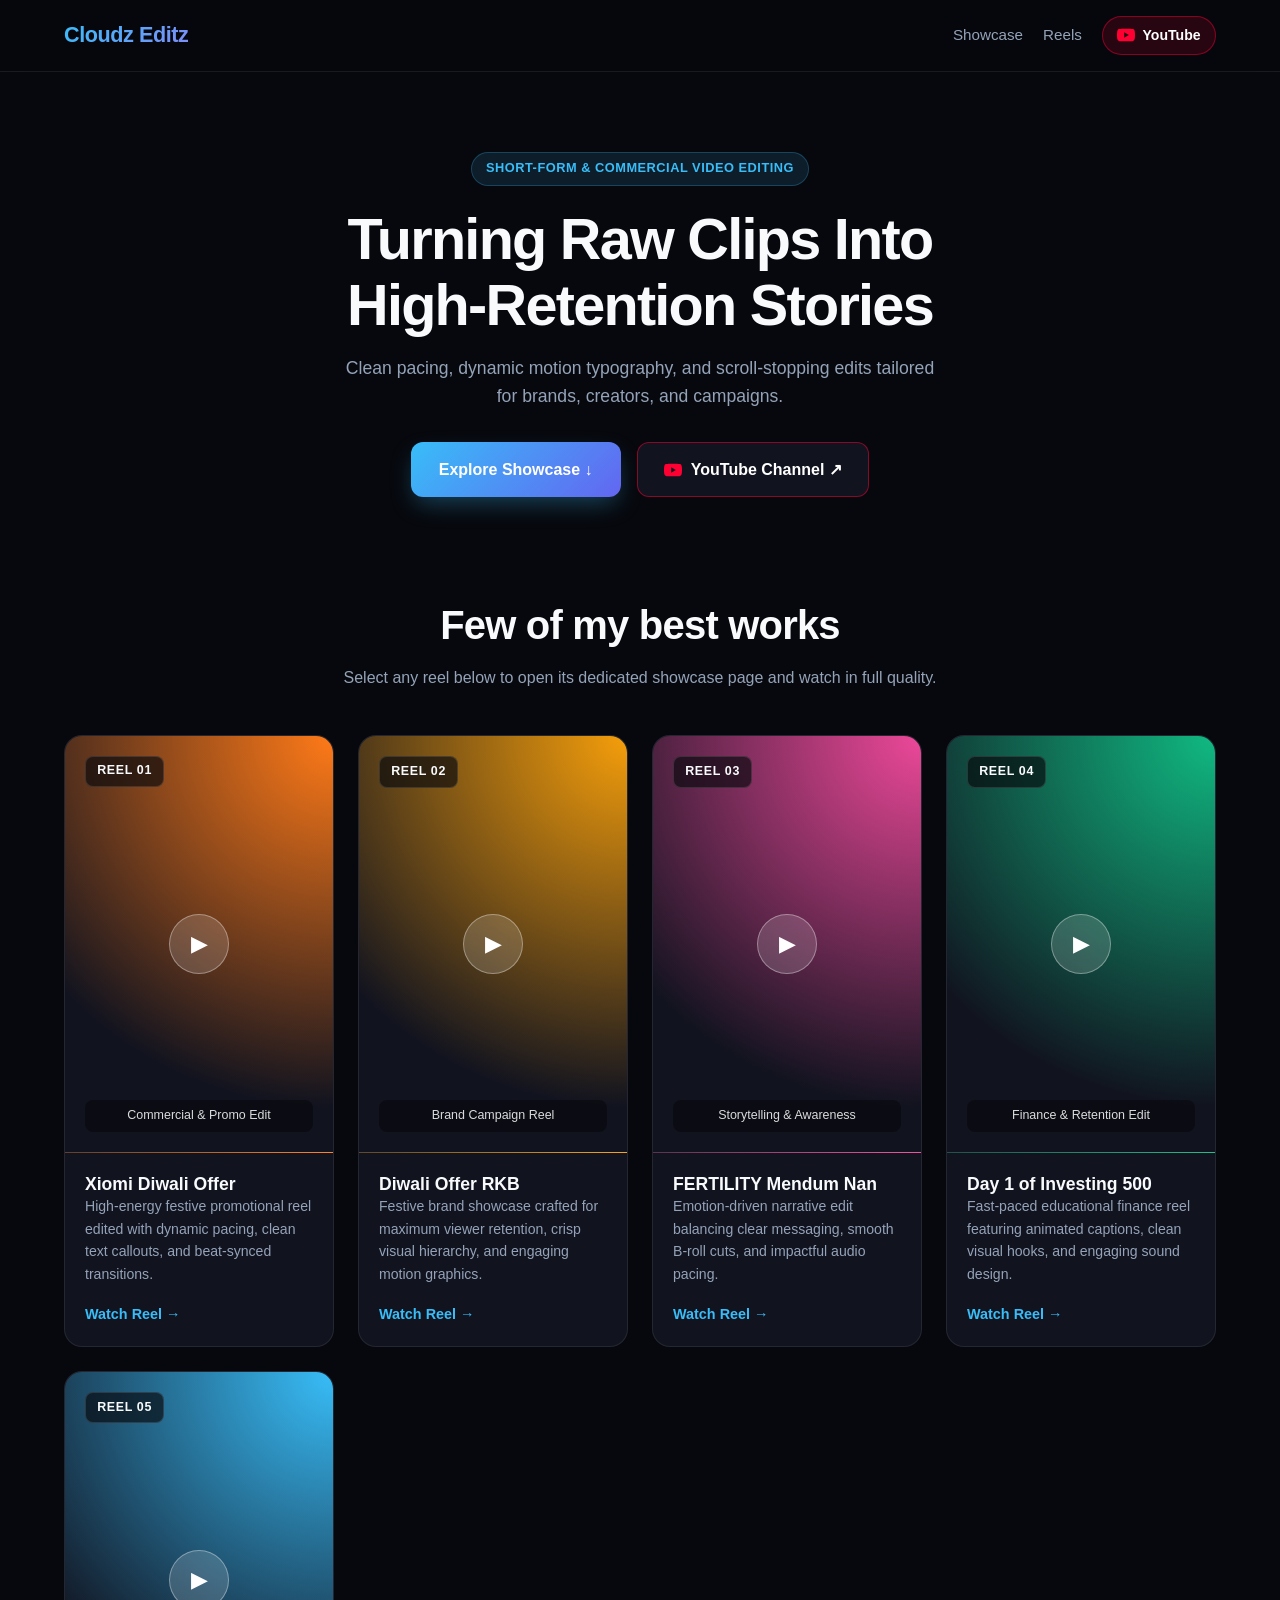
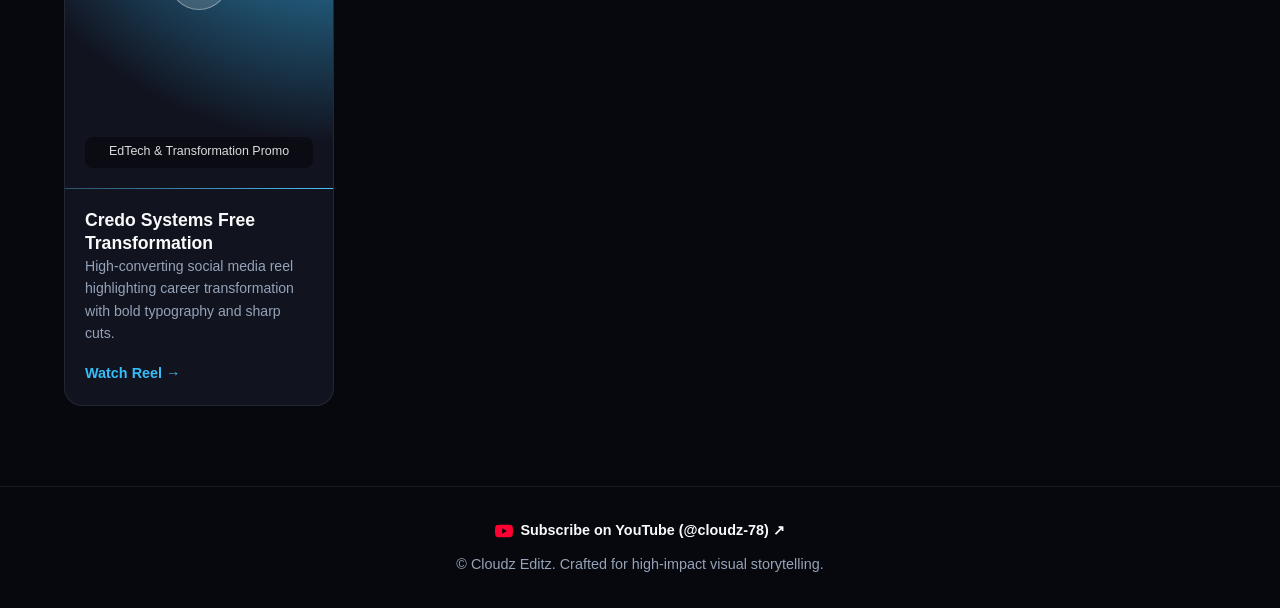
<file: index.html>
<!DOCTYPE html>
<html lang="en">
<head>
  <meta charset="UTF-8" />
  <meta name="viewport" content="width=device-width, initial-scale=1.0" />
  <title>Cloudz Editz | Video Editing Portfolio</title>
  <link rel="stylesheet" href="style.css" />
</head>
<body>
  <header class="navbar">
    <a href="index.html" class="brand">Cloudz Editz</a>
    <nav class="nav-links">
      <a href="#showcase">Showcase</a>
      <a href="reel1.html">Reels</a>
      <a href="https://youtube.com/@cloudz-78?si=4yMb71lbz2r-8xwP" target="_blank" rel="noopener noreferrer" class="nav-yt-btn">
        <svg width="18" height="18" viewBox="0 0 24 24" fill="currentColor" aria-hidden="true"><path d="M23.498 6.186a3.016 3.016 0 0 0-2.122-2.136C19.505 3.545 12 3.545 12 3.545s-7.505 0-9.377.505A3.017 3.017 0 0 0 .502 6.186C0 8.07 0 12 0 12s0 3.93.502 5.814a3.016 3.016 0 0 0 2.122 2.136c1.871.505 9.376.505 9.376.505s7.505 0 9.377-.505a3.015 3.015 0 0 0 2.122-2.136C24 15.93 24 12 24 12s0-3.93-.502-5.814zM9.545 15.568V8.432L15.818 12l-6.273 3.568z"/></svg> YouTube
      </a>
    </nav>
  </header>

  <main>
    <section class="hero">
      <span class="badge">Short-Form &amp; Commercial Video Editing</span>
      <h1>Turning Raw Clips Into High-Retention Stories</h1>
      <p>Clean pacing, dynamic motion typography, and scroll-stopping edits tailored for brands, creators, and campaigns.</p>
      <div class="hero-actions">
        <a href="#showcase" class="btn-primary">Explore Showcase &darr;</a>
        <a href="https://youtube.com/@cloudz-78?si=4yMb71lbz2r-8xwP" target="_blank" rel="noopener noreferrer" class="btn-youtube">
          <svg width="18" height="18" viewBox="0 0 24 24" fill="currentColor" aria-hidden="true"><path d="M23.498 6.186a3.016 3.016 0 0 0-2.122-2.136C19.505 3.545 12 3.545 12 3.545s-7.505 0-9.377.505A3.017 3.017 0 0 0 .502 6.186C0 8.07 0 12 0 12s0 3.93.502 5.814a3.016 3.016 0 0 0 2.122 2.136c1.871.505 9.376.505 9.376.505s7.505 0 9.377-.505a3.015 3.015 0 0 0 2.122-2.136C24 15.93 24 12 24 12s0-3.93-.502-5.814zM9.545 15.568V8.432L15.818 12l-6.273 3.568z"/></svg> YouTube Channel &nearr;
        </a>
      </div>
    </section>

    <section id="showcase" class="showcase-section">
      <div class="section-header">
        <h2>Few of my best works</h2>
        <p>Select any reel below to open its dedicated showcase page and watch in full quality.</p>
      </div>

      <div class="reels-grid">
        
      <a href="reel1.html" class="reel-card">
        <div class="reel-thumb" style="--card-accent: #ff7a18;">
          <span class="reel-number">REEL 01</span>
          <div class="play-circle">&#9654;</div>
          <span class="reel-badge-bottom">Commercial & Promo Edit</span>
        </div>
        <div class="reel-info">
          <div>
            <h3>Xiomi Diwali Offer</h3>
            <p>High-energy festive promotional reel edited with dynamic pacing, clean text callouts, and beat-synced transitions.</p>
          </div>
          <span class="watch-link">Watch Reel &rarr;</span>
        </div>
      </a>

      <a href="reel2.html" class="reel-card">
        <div class="reel-thumb" style="--card-accent: #f59e0b;">
          <span class="reel-number">REEL 02</span>
          <div class="play-circle">&#9654;</div>
          <span class="reel-badge-bottom">Brand Campaign Reel</span>
        </div>
        <div class="reel-info">
          <div>
            <h3>Diwali Offer RKB</h3>
            <p>Festive brand showcase crafted for maximum viewer retention, crisp visual hierarchy, and engaging motion graphics.</p>
          </div>
          <span class="watch-link">Watch Reel &rarr;</span>
        </div>
      </a>

      <a href="reel3.html" class="reel-card">
        <div class="reel-thumb" style="--card-accent: #ec4899;">
          <span class="reel-number">REEL 03</span>
          <div class="play-circle">&#9654;</div>
          <span class="reel-badge-bottom">Storytelling & Awareness</span>
        </div>
        <div class="reel-info">
          <div>
            <h3>FERTILITY Mendum Nan</h3>
            <p>Emotion-driven narrative edit balancing clear messaging, smooth B-roll cuts, and impactful audio pacing.</p>
          </div>
          <span class="watch-link">Watch Reel &rarr;</span>
        </div>
      </a>

      <a href="reel4.html" class="reel-card">
        <div class="reel-thumb" style="--card-accent: #10b981;">
          <span class="reel-number">REEL 04</span>
          <div class="play-circle">&#9654;</div>
          <span class="reel-badge-bottom">Finance & Retention Edit</span>
        </div>
        <div class="reel-info">
          <div>
            <h3>Day 1 of Investing 500</h3>
            <p>Fast-paced educational finance reel featuring animated captions, clean visual hooks, and engaging sound design.</p>
          </div>
          <span class="watch-link">Watch Reel &rarr;</span>
        </div>
      </a>

      <a href="reel5.html" class="reel-card">
        <div class="reel-thumb" style="--card-accent: #38bdf8;">
          <span class="reel-number">REEL 05</span>
          <div class="play-circle">&#9654;</div>
          <span class="reel-badge-bottom">EdTech & Transformation Promo</span>
        </div>
        <div class="reel-info">
          <div>
            <h3>Credo Systems Free Transformation</h3>
            <p>High-converting social media reel highlighting career transformation with bold typography and sharp cuts.</p>
          </div>
          <span class="watch-link">Watch Reel &rarr;</span>
        </div>
      </a>

      </div>
    </section>
  </main>

  <footer>
    <a href="https://youtube.com/@cloudz-78?si=4yMb71lbz2r-8xwP" target="_blank" rel="noopener noreferrer" class="footer-yt-link">
      <svg width="18" height="18" viewBox="0 0 24 24" fill="currentColor" aria-hidden="true"><path d="M23.498 6.186a3.016 3.016 0 0 0-2.122-2.136C19.505 3.545 12 3.545 12 3.545s-7.505 0-9.377.505A3.017 3.017 0 0 0 .502 6.186C0 8.07 0 12 0 12s0 3.93.502 5.814a3.016 3.016 0 0 0 2.122 2.136c1.871.505 9.376.505 9.376.505s7.505 0 9.377-.505a3.015 3.015 0 0 0 2.122-2.136C24 15.93 24 12 24 12s0-3.93-.502-5.814zM9.545 15.568V8.432L15.818 12l-6.273 3.568z"/></svg> Subscribe on YouTube (@cloudz-78) &nearr;
    </a>
    <p>&copy; Cloudz Editz. Crafted for high-impact visual storytelling.</p>
  </footer>
</body>
</html>
</file>
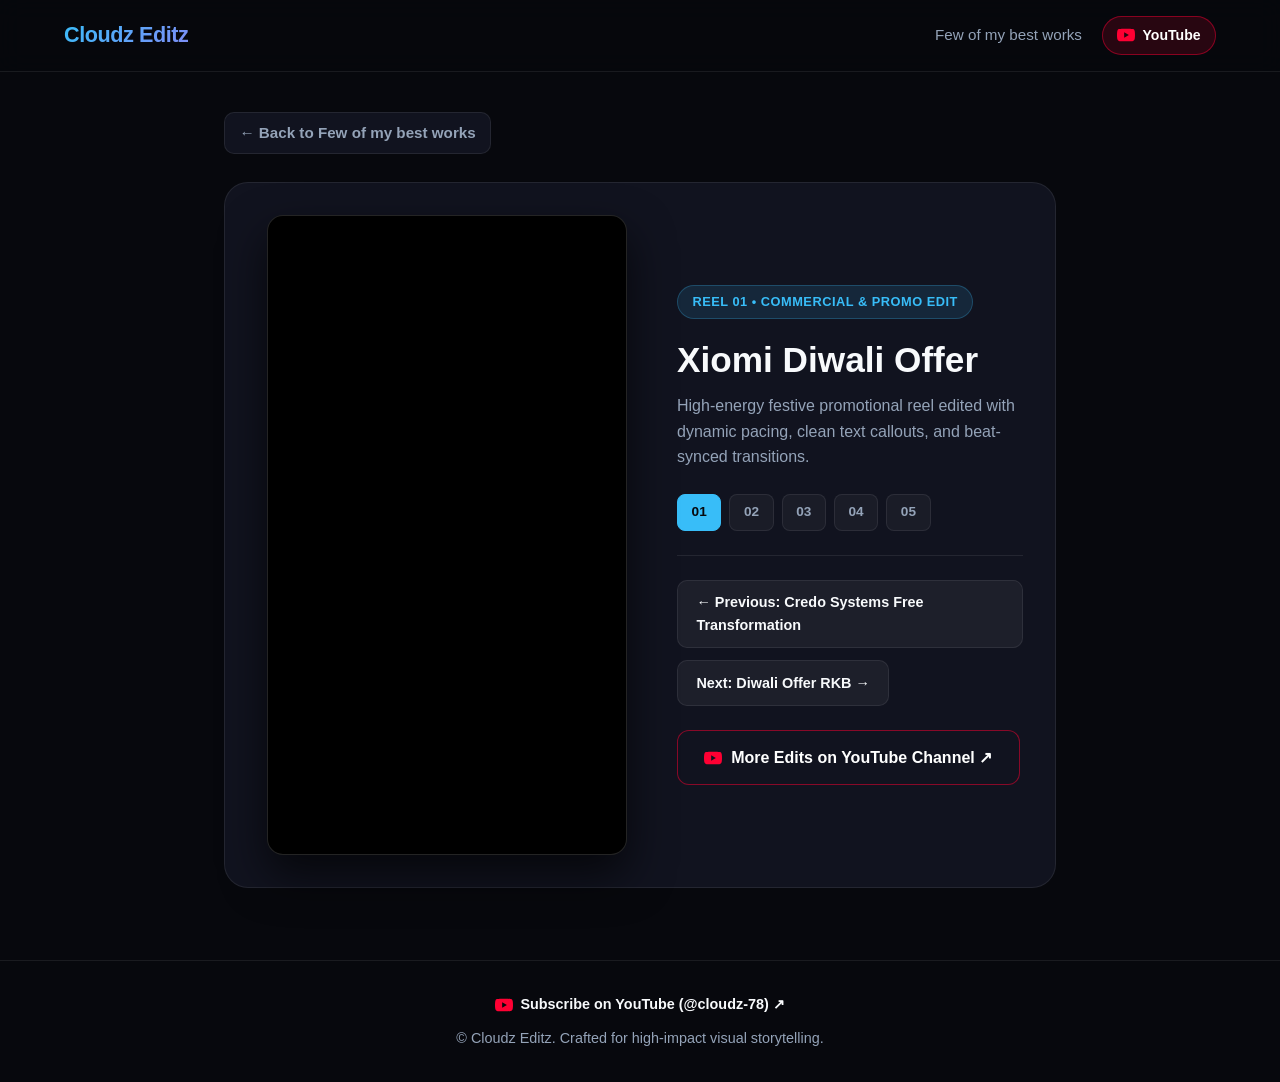
<file: reel1.html>
<!DOCTYPE html>
<html lang="en">
<head>
  <meta charset="UTF-8" />
  <meta name="viewport" content="width=device-width, initial-scale=1.0" />
  <title>Xiomi Diwali Offer | Cloudz Editz</title>
  <link rel="stylesheet" href="style.css" />
</head>
<body>
  <header class="navbar">
    <a href="index.html" class="brand">Cloudz Editz</a>
    <nav class="nav-links">
      <a href="index.html#showcase">Few of my best works</a>
      <a href="https://youtube.com/@cloudz-78?si=4yMb71lbz2r-8xwP" target="_blank" rel="noopener noreferrer" class="nav-yt-btn">
        <svg width="18" height="18" viewBox="0 0 24 24" fill="currentColor" aria-hidden="true"><path d="M23.498 6.186a3.016 3.016 0 0 0-2.122-2.136C19.505 3.545 12 3.545 12 3.545s-7.505 0-9.377.505A3.017 3.017 0 0 0 .502 6.186C0 8.07 0 12 0 12s0 3.93.502 5.814a3.016 3.016 0 0 0 2.122 2.136c1.871.505 9.376.505 9.376.505s7.505 0 9.377-.505a3.015 3.015 0 0 0 2.122-2.136C24 15.93 24 12 24 12s0-3.93-.502-5.814zM9.545 15.568V8.432L15.818 12l-6.273 3.568z"/></svg> YouTube
      </a>
    </nav>
  </header>

  <main class="reel-page-container">
    <a href="index.html#showcase" class="back-btn">&larr; Back to Few of my best works</a>

    <div class="reel-viewer-layout">
      <div class="video-wrapper">
        <iframe
          src="https://drive.google.com/file/d/10jOSGEvr1vNRi2Vnm65DRfcLx59gavxq/preview"
          allow="autoplay"
          allowfullscreen
          title="Xiomi Diwali Offer">
        </iframe>
      </div>

      <div class="reel-details">
        <span class="badge">Reel 01 &bull; Commercial & Promo Edit</span>
        <h1>Xiomi Diwali Offer</h1>
        <p class="description">High-energy festive promotional reel edited with dynamic pacing, clean text callouts, and beat-synced transitions.</p>

        <div class="reel-pills">
          <a href="reel1.html" class="pill active">01</a>
            <a href="reel2.html" class="pill">02</a>
            <a href="reel3.html" class="pill">03</a>
            <a href="reel4.html" class="pill">04</a>
            <a href="reel5.html" class="pill">05</a>
            
        </div>

        <div class="page-switcher">
          <a href="reel5.html" class="switch-btn">&larr; Previous: Credo Systems Free Transformation</a>
          <a href="reel2.html" class="switch-btn">Next: Diwali Offer RKB &rarr;</a>
        </div>

        <div class="yt-channel-box">
          <a href="https://youtube.com/@cloudz-78?si=4yMb71lbz2r-8xwP" target="_blank" rel="noopener noreferrer" class="btn-youtube">
            <svg width="18" height="18" viewBox="0 0 24 24" fill="currentColor" aria-hidden="true"><path d="M23.498 6.186a3.016 3.016 0 0 0-2.122-2.136C19.505 3.545 12 3.545 12 3.545s-7.505 0-9.377.505A3.017 3.017 0 0 0 .502 6.186C0 8.07 0 12 0 12s0 3.93.502 5.814a3.016 3.016 0 0 0 2.122 2.136c1.871.505 9.376.505 9.376.505s7.505 0 9.377-.505a3.015 3.015 0 0 0 2.122-2.136C24 15.93 24 12 24 12s0-3.93-.502-5.814zM9.545 15.568V8.432L15.818 12l-6.273 3.568z"/></svg> More Edits on YouTube Channel &nearr;
          </a>
        </div>
      </div>
    </div>
  </main>

  <footer>
    <a href="https://youtube.com/@cloudz-78?si=4yMb71lbz2r-8xwP" target="_blank" rel="noopener noreferrer" class="footer-yt-link">
      <svg width="18" height="18" viewBox="0 0 24 24" fill="currentColor" aria-hidden="true"><path d="M23.498 6.186a3.016 3.016 0 0 0-2.122-2.136C19.505 3.545 12 3.545 12 3.545s-7.505 0-9.377.505A3.017 3.017 0 0 0 .502 6.186C0 8.07 0 12 0 12s0 3.93.502 5.814a3.016 3.016 0 0 0 2.122 2.136c1.871.505 9.376.505 9.376.505s7.505 0 9.377-.505a3.015 3.015 0 0 0 2.122-2.136C24 15.93 24 12 24 12s0-3.93-.502-5.814zM9.545 15.568V8.432L15.818 12l-6.273 3.568z"/></svg> Subscribe on YouTube (@cloudz-78) &nearr;
    </a>
    <p>&copy; Cloudz Editz. Crafted for high-impact visual storytelling.</p>
  </footer>
</body>
</html>
</file>
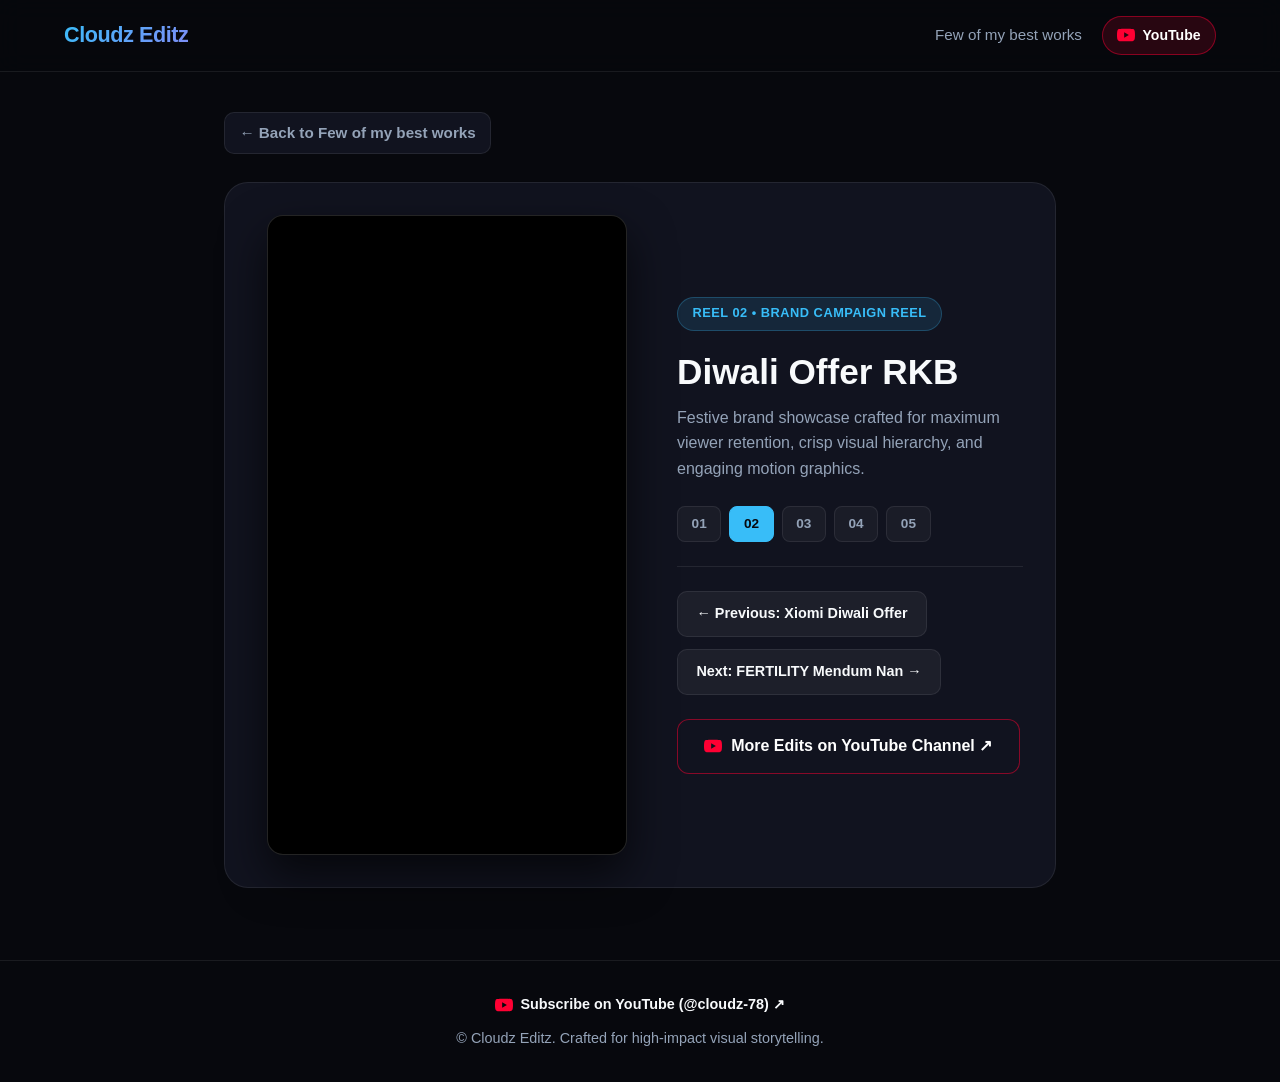
<file: reel2.html>
<!DOCTYPE html>
<html lang="en">
<head>
  <meta charset="UTF-8" />
  <meta name="viewport" content="width=device-width, initial-scale=1.0" />
  <title>Diwali Offer RKB | Cloudz Editz</title>
  <link rel="stylesheet" href="style.css" />
</head>
<body>
  <header class="navbar">
    <a href="index.html" class="brand">Cloudz Editz</a>
    <nav class="nav-links">
      <a href="index.html#showcase">Few of my best works</a>
      <a href="https://youtube.com/@cloudz-78?si=4yMb71lbz2r-8xwP" target="_blank" rel="noopener noreferrer" class="nav-yt-btn">
        <svg width="18" height="18" viewBox="0 0 24 24" fill="currentColor" aria-hidden="true"><path d="M23.498 6.186a3.016 3.016 0 0 0-2.122-2.136C19.505 3.545 12 3.545 12 3.545s-7.505 0-9.377.505A3.017 3.017 0 0 0 .502 6.186C0 8.07 0 12 0 12s0 3.93.502 5.814a3.016 3.016 0 0 0 2.122 2.136c1.871.505 9.376.505 9.376.505s7.505 0 9.377-.505a3.015 3.015 0 0 0 2.122-2.136C24 15.93 24 12 24 12s0-3.93-.502-5.814zM9.545 15.568V8.432L15.818 12l-6.273 3.568z"/></svg> YouTube
      </a>
    </nav>
  </header>

  <main class="reel-page-container">
    <a href="index.html#showcase" class="back-btn">&larr; Back to Few of my best works</a>

    <div class="reel-viewer-layout">
      <div class="video-wrapper">
        <iframe
          src="https://drive.google.com/file/d/1mEPRSpQIiehsgmou0t9eZs4wbMoCZMjC/preview"
          allow="autoplay"
          allowfullscreen
          title="Diwali Offer RKB">
        </iframe>
      </div>

      <div class="reel-details">
        <span class="badge">Reel 02 &bull; Brand Campaign Reel</span>
        <h1>Diwali Offer RKB</h1>
        <p class="description">Festive brand showcase crafted for maximum viewer retention, crisp visual hierarchy, and engaging motion graphics.</p>

        <div class="reel-pills">
          <a href="reel1.html" class="pill">01</a>
            <a href="reel2.html" class="pill active">02</a>
            <a href="reel3.html" class="pill">03</a>
            <a href="reel4.html" class="pill">04</a>
            <a href="reel5.html" class="pill">05</a>
            
        </div>

        <div class="page-switcher">
          <a href="reel1.html" class="switch-btn">&larr; Previous: Xiomi Diwali Offer</a>
          <a href="reel3.html" class="switch-btn">Next: FERTILITY Mendum Nan &rarr;</a>
        </div>

        <div class="yt-channel-box">
          <a href="https://youtube.com/@cloudz-78?si=4yMb71lbz2r-8xwP" target="_blank" rel="noopener noreferrer" class="btn-youtube">
            <svg width="18" height="18" viewBox="0 0 24 24" fill="currentColor" aria-hidden="true"><path d="M23.498 6.186a3.016 3.016 0 0 0-2.122-2.136C19.505 3.545 12 3.545 12 3.545s-7.505 0-9.377.505A3.017 3.017 0 0 0 .502 6.186C0 8.07 0 12 0 12s0 3.93.502 5.814a3.016 3.016 0 0 0 2.122 2.136c1.871.505 9.376.505 9.376.505s7.505 0 9.377-.505a3.015 3.015 0 0 0 2.122-2.136C24 15.93 24 12 24 12s0-3.93-.502-5.814zM9.545 15.568V8.432L15.818 12l-6.273 3.568z"/></svg> More Edits on YouTube Channel &nearr;
          </a>
        </div>
      </div>
    </div>
  </main>

  <footer>
    <a href="https://youtube.com/@cloudz-78?si=4yMb71lbz2r-8xwP" target="_blank" rel="noopener noreferrer" class="footer-yt-link">
      <svg width="18" height="18" viewBox="0 0 24 24" fill="currentColor" aria-hidden="true"><path d="M23.498 6.186a3.016 3.016 0 0 0-2.122-2.136C19.505 3.545 12 3.545 12 3.545s-7.505 0-9.377.505A3.017 3.017 0 0 0 .502 6.186C0 8.07 0 12 0 12s0 3.93.502 5.814a3.016 3.016 0 0 0 2.122 2.136c1.871.505 9.376.505 9.376.505s7.505 0 9.377-.505a3.015 3.015 0 0 0 2.122-2.136C24 15.93 24 12 24 12s0-3.93-.502-5.814zM9.545 15.568V8.432L15.818 12l-6.273 3.568z"/></svg> Subscribe on YouTube (@cloudz-78) &nearr;
    </a>
    <p>&copy; Cloudz Editz. Crafted for high-impact visual storytelling.</p>
  </footer>
</body>
</html>
</file>
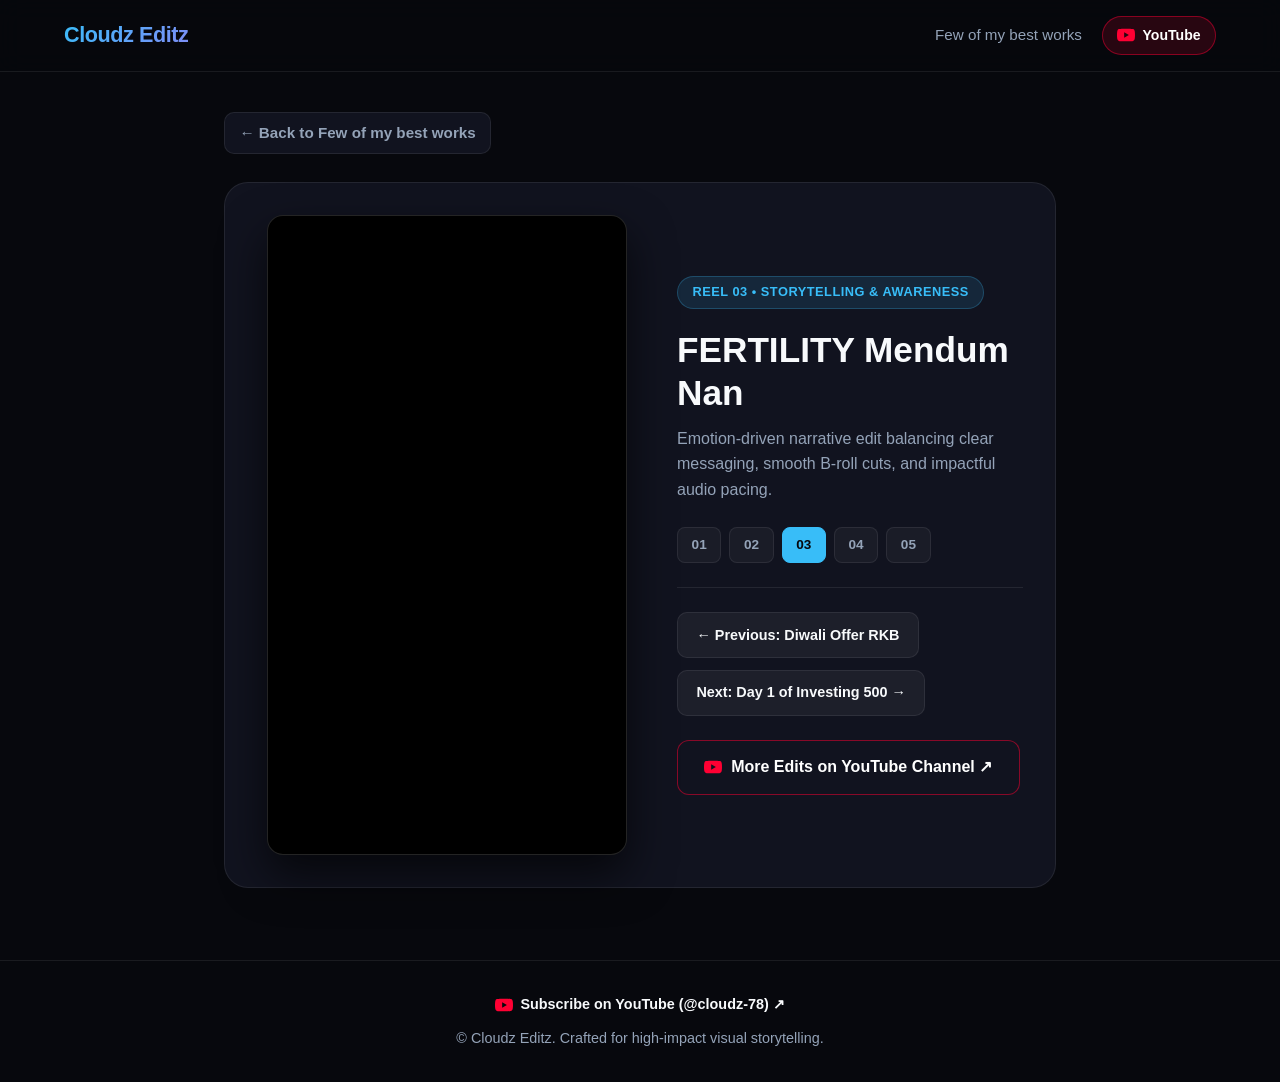
<file: reel3.html>
<!DOCTYPE html>
<html lang="en">
<head>
  <meta charset="UTF-8" />
  <meta name="viewport" content="width=device-width, initial-scale=1.0" />
  <title>FERTILITY Mendum Nan | Cloudz Editz</title>
  <link rel="stylesheet" href="style.css" />
</head>
<body>
  <header class="navbar">
    <a href="index.html" class="brand">Cloudz Editz</a>
    <nav class="nav-links">
      <a href="index.html#showcase">Few of my best works</a>
      <a href="https://youtube.com/@cloudz-78?si=4yMb71lbz2r-8xwP" target="_blank" rel="noopener noreferrer" class="nav-yt-btn">
        <svg width="18" height="18" viewBox="0 0 24 24" fill="currentColor" aria-hidden="true"><path d="M23.498 6.186a3.016 3.016 0 0 0-2.122-2.136C19.505 3.545 12 3.545 12 3.545s-7.505 0-9.377.505A3.017 3.017 0 0 0 .502 6.186C0 8.07 0 12 0 12s0 3.93.502 5.814a3.016 3.016 0 0 0 2.122 2.136c1.871.505 9.376.505 9.376.505s7.505 0 9.377-.505a3.015 3.015 0 0 0 2.122-2.136C24 15.93 24 12 24 12s0-3.93-.502-5.814zM9.545 15.568V8.432L15.818 12l-6.273 3.568z"/></svg> YouTube
      </a>
    </nav>
  </header>

  <main class="reel-page-container">
    <a href="index.html#showcase" class="back-btn">&larr; Back to Few of my best works</a>

    <div class="reel-viewer-layout">
      <div class="video-wrapper">
        <iframe
          src="https://drive.google.com/file/d/1lyoAVbin6aVpy197HTuqfb8PhF2x83G_/preview"
          allow="autoplay"
          allowfullscreen
          title="FERTILITY Mendum Nan">
        </iframe>
      </div>

      <div class="reel-details">
        <span class="badge">Reel 03 &bull; Storytelling & Awareness</span>
        <h1>FERTILITY Mendum Nan</h1>
        <p class="description">Emotion-driven narrative edit balancing clear messaging, smooth B-roll cuts, and impactful audio pacing.</p>

        <div class="reel-pills">
          <a href="reel1.html" class="pill">01</a>
            <a href="reel2.html" class="pill">02</a>
            <a href="reel3.html" class="pill active">03</a>
            <a href="reel4.html" class="pill">04</a>
            <a href="reel5.html" class="pill">05</a>
            
        </div>

        <div class="page-switcher">
          <a href="reel2.html" class="switch-btn">&larr; Previous: Diwali Offer RKB</a>
          <a href="reel4.html" class="switch-btn">Next: Day 1 of Investing 500 &rarr;</a>
        </div>

        <div class="yt-channel-box">
          <a href="https://youtube.com/@cloudz-78?si=4yMb71lbz2r-8xwP" target="_blank" rel="noopener noreferrer" class="btn-youtube">
            <svg width="18" height="18" viewBox="0 0 24 24" fill="currentColor" aria-hidden="true"><path d="M23.498 6.186a3.016 3.016 0 0 0-2.122-2.136C19.505 3.545 12 3.545 12 3.545s-7.505 0-9.377.505A3.017 3.017 0 0 0 .502 6.186C0 8.07 0 12 0 12s0 3.93.502 5.814a3.016 3.016 0 0 0 2.122 2.136c1.871.505 9.376.505 9.376.505s7.505 0 9.377-.505a3.015 3.015 0 0 0 2.122-2.136C24 15.93 24 12 24 12s0-3.93-.502-5.814zM9.545 15.568V8.432L15.818 12l-6.273 3.568z"/></svg> More Edits on YouTube Channel &nearr;
          </a>
        </div>
      </div>
    </div>
  </main>

  <footer>
    <a href="https://youtube.com/@cloudz-78?si=4yMb71lbz2r-8xwP" target="_blank" rel="noopener noreferrer" class="footer-yt-link">
      <svg width="18" height="18" viewBox="0 0 24 24" fill="currentColor" aria-hidden="true"><path d="M23.498 6.186a3.016 3.016 0 0 0-2.122-2.136C19.505 3.545 12 3.545 12 3.545s-7.505 0-9.377.505A3.017 3.017 0 0 0 .502 6.186C0 8.07 0 12 0 12s0 3.93.502 5.814a3.016 3.016 0 0 0 2.122 2.136c1.871.505 9.376.505 9.376.505s7.505 0 9.377-.505a3.015 3.015 0 0 0 2.122-2.136C24 15.93 24 12 24 12s0-3.93-.502-5.814zM9.545 15.568V8.432L15.818 12l-6.273 3.568z"/></svg> Subscribe on YouTube (@cloudz-78) &nearr;
    </a>
    <p>&copy; Cloudz Editz. Crafted for high-impact visual storytelling.</p>
  </footer>
</body>
</html>
</file>
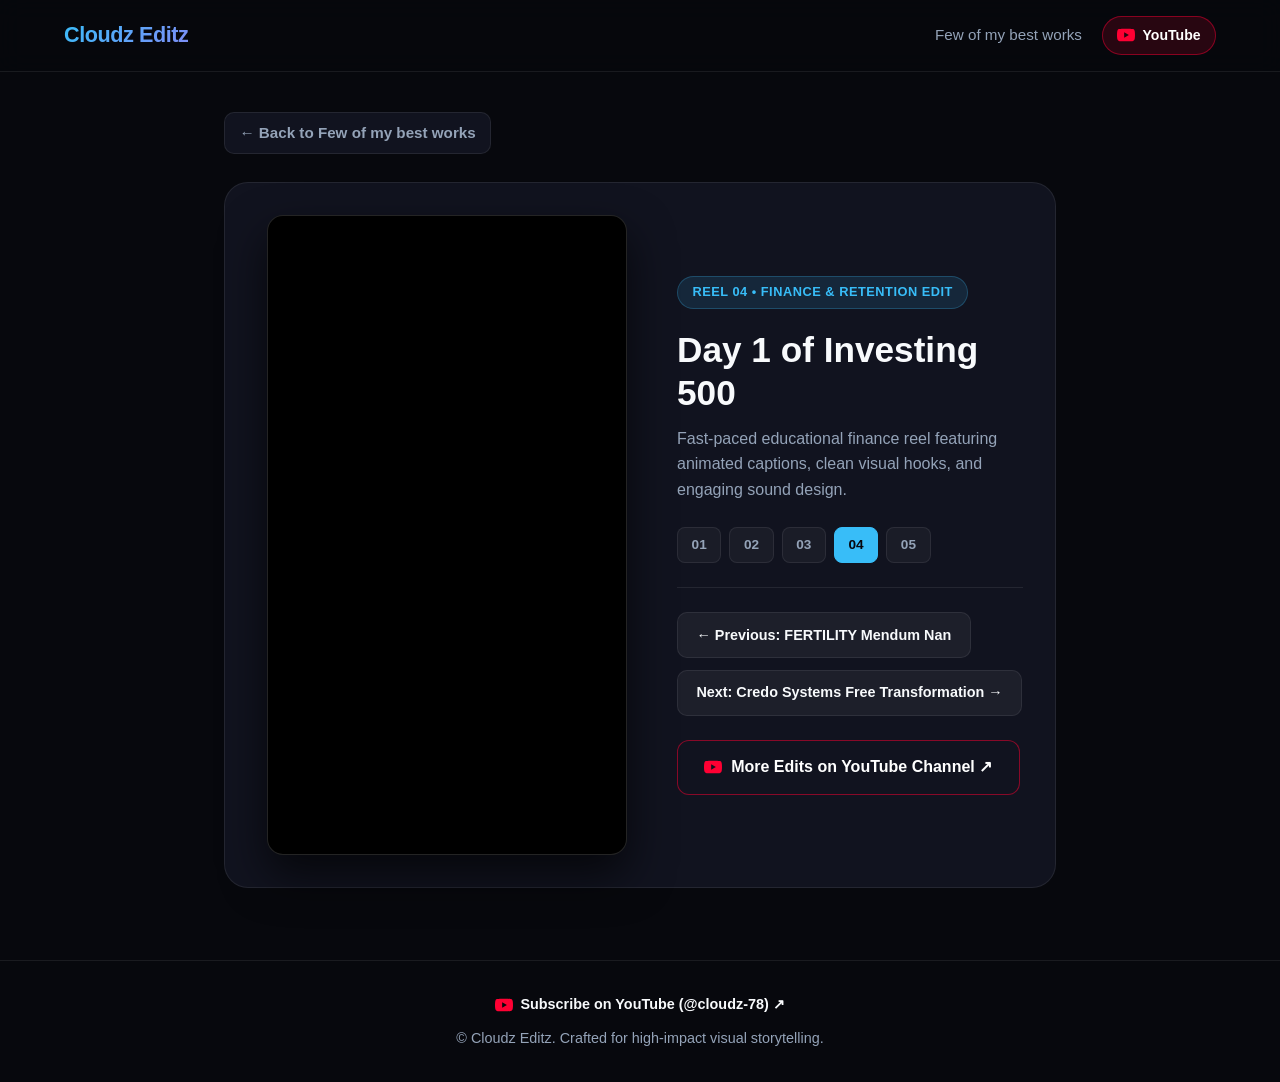
<file: reel4.html>
<!DOCTYPE html>
<html lang="en">
<head>
  <meta charset="UTF-8" />
  <meta name="viewport" content="width=device-width, initial-scale=1.0" />
  <title>Day 1 of Investing 500 | Cloudz Editz</title>
  <link rel="stylesheet" href="style.css" />
</head>
<body>
  <header class="navbar">
    <a href="index.html" class="brand">Cloudz Editz</a>
    <nav class="nav-links">
      <a href="index.html#showcase">Few of my best works</a>
      <a href="https://youtube.com/@cloudz-78?si=4yMb71lbz2r-8xwP" target="_blank" rel="noopener noreferrer" class="nav-yt-btn">
        <svg width="18" height="18" viewBox="0 0 24 24" fill="currentColor" aria-hidden="true"><path d="M23.498 6.186a3.016 3.016 0 0 0-2.122-2.136C19.505 3.545 12 3.545 12 3.545s-7.505 0-9.377.505A3.017 3.017 0 0 0 .502 6.186C0 8.07 0 12 0 12s0 3.93.502 5.814a3.016 3.016 0 0 0 2.122 2.136c1.871.505 9.376.505 9.376.505s7.505 0 9.377-.505a3.015 3.015 0 0 0 2.122-2.136C24 15.93 24 12 24 12s0-3.93-.502-5.814zM9.545 15.568V8.432L15.818 12l-6.273 3.568z"/></svg> YouTube
      </a>
    </nav>
  </header>

  <main class="reel-page-container">
    <a href="index.html#showcase" class="back-btn">&larr; Back to Few of my best works</a>

    <div class="reel-viewer-layout">
      <div class="video-wrapper">
        <iframe
          src="https://drive.google.com/file/d/1qyI5HAmtA2W8jeexswfrWeT_xSIPLAO1/preview"
          allow="autoplay"
          allowfullscreen
          title="Day 1 of Investing 500">
        </iframe>
      </div>

      <div class="reel-details">
        <span class="badge">Reel 04 &bull; Finance & Retention Edit</span>
        <h1>Day 1 of Investing 500</h1>
        <p class="description">Fast-paced educational finance reel featuring animated captions, clean visual hooks, and engaging sound design.</p>

        <div class="reel-pills">
          <a href="reel1.html" class="pill">01</a>
            <a href="reel2.html" class="pill">02</a>
            <a href="reel3.html" class="pill">03</a>
            <a href="reel4.html" class="pill active">04</a>
            <a href="reel5.html" class="pill">05</a>
            
        </div>

        <div class="page-switcher">
          <a href="reel3.html" class="switch-btn">&larr; Previous: FERTILITY Mendum Nan</a>
          <a href="reel5.html" class="switch-btn">Next: Credo Systems Free Transformation &rarr;</a>
        </div>

        <div class="yt-channel-box">
          <a href="https://youtube.com/@cloudz-78?si=4yMb71lbz2r-8xwP" target="_blank" rel="noopener noreferrer" class="btn-youtube">
            <svg width="18" height="18" viewBox="0 0 24 24" fill="currentColor" aria-hidden="true"><path d="M23.498 6.186a3.016 3.016 0 0 0-2.122-2.136C19.505 3.545 12 3.545 12 3.545s-7.505 0-9.377.505A3.017 3.017 0 0 0 .502 6.186C0 8.07 0 12 0 12s0 3.93.502 5.814a3.016 3.016 0 0 0 2.122 2.136c1.871.505 9.376.505 9.376.505s7.505 0 9.377-.505a3.015 3.015 0 0 0 2.122-2.136C24 15.93 24 12 24 12s0-3.93-.502-5.814zM9.545 15.568V8.432L15.818 12l-6.273 3.568z"/></svg> More Edits on YouTube Channel &nearr;
          </a>
        </div>
      </div>
    </div>
  </main>

  <footer>
    <a href="https://youtube.com/@cloudz-78?si=4yMb71lbz2r-8xwP" target="_blank" rel="noopener noreferrer" class="footer-yt-link">
      <svg width="18" height="18" viewBox="0 0 24 24" fill="currentColor" aria-hidden="true"><path d="M23.498 6.186a3.016 3.016 0 0 0-2.122-2.136C19.505 3.545 12 3.545 12 3.545s-7.505 0-9.377.505A3.017 3.017 0 0 0 .502 6.186C0 8.07 0 12 0 12s0 3.93.502 5.814a3.016 3.016 0 0 0 2.122 2.136c1.871.505 9.376.505 9.376.505s7.505 0 9.377-.505a3.015 3.015 0 0 0 2.122-2.136C24 15.93 24 12 24 12s0-3.93-.502-5.814zM9.545 15.568V8.432L15.818 12l-6.273 3.568z"/></svg> Subscribe on YouTube (@cloudz-78) &nearr;
    </a>
    <p>&copy; Cloudz Editz. Crafted for high-impact visual storytelling.</p>
  </footer>
</body>
</html>
</file>
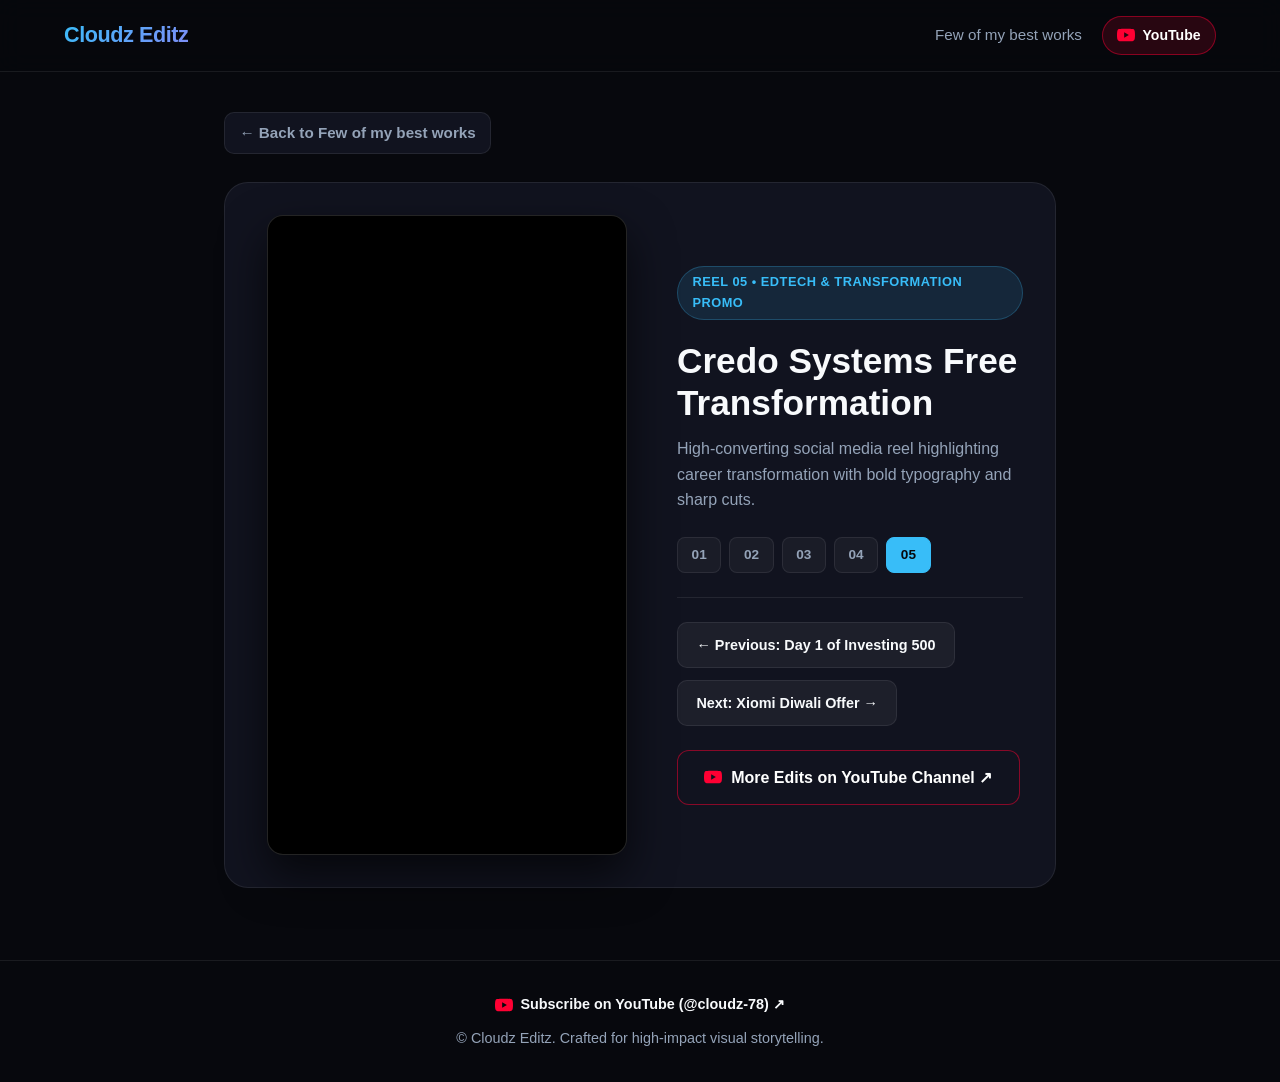
<file: reel5.html>
<!DOCTYPE html>
<html lang="en">
<head>
  <meta charset="UTF-8" />
  <meta name="viewport" content="width=device-width, initial-scale=1.0" />
  <title>Credo Systems Free Transformation | Cloudz Editz</title>
  <link rel="stylesheet" href="style.css" />
</head>
<body>
  <header class="navbar">
    <a href="index.html" class="brand">Cloudz Editz</a>
    <nav class="nav-links">
      <a href="index.html#showcase">Few of my best works</a>
      <a href="https://youtube.com/@cloudz-78?si=4yMb71lbz2r-8xwP" target="_blank" rel="noopener noreferrer" class="nav-yt-btn">
        <svg width="18" height="18" viewBox="0 0 24 24" fill="currentColor" aria-hidden="true"><path d="M23.498 6.186a3.016 3.016 0 0 0-2.122-2.136C19.505 3.545 12 3.545 12 3.545s-7.505 0-9.377.505A3.017 3.017 0 0 0 .502 6.186C0 8.07 0 12 0 12s0 3.93.502 5.814a3.016 3.016 0 0 0 2.122 2.136c1.871.505 9.376.505 9.376.505s7.505 0 9.377-.505a3.015 3.015 0 0 0 2.122-2.136C24 15.93 24 12 24 12s0-3.93-.502-5.814zM9.545 15.568V8.432L15.818 12l-6.273 3.568z"/></svg> YouTube
      </a>
    </nav>
  </header>

  <main class="reel-page-container">
    <a href="index.html#showcase" class="back-btn">&larr; Back to Few of my best works</a>

    <div class="reel-viewer-layout">
      <div class="video-wrapper">
        <iframe
          src="https://drive.google.com/file/d/1QhSELfr5G7gqjF5a6lWshy9fhLzFbbtI/preview"
          allow="autoplay"
          allowfullscreen
          title="Credo Systems Free Transformation">
        </iframe>
      </div>

      <div class="reel-details">
        <span class="badge">Reel 05 &bull; EdTech & Transformation Promo</span>
        <h1>Credo Systems Free Transformation</h1>
        <p class="description">High-converting social media reel highlighting career transformation with bold typography and sharp cuts.</p>

        <div class="reel-pills">
          <a href="reel1.html" class="pill">01</a>
            <a href="reel2.html" class="pill">02</a>
            <a href="reel3.html" class="pill">03</a>
            <a href="reel4.html" class="pill">04</a>
            <a href="reel5.html" class="pill active">05</a>
            
        </div>

        <div class="page-switcher">
          <a href="reel4.html" class="switch-btn">&larr; Previous: Day 1 of Investing 500</a>
          <a href="reel1.html" class="switch-btn">Next: Xiomi Diwali Offer &rarr;</a>
        </div>

        <div class="yt-channel-box">
          <a href="https://youtube.com/@cloudz-78?si=4yMb71lbz2r-8xwP" target="_blank" rel="noopener noreferrer" class="btn-youtube">
            <svg width="18" height="18" viewBox="0 0 24 24" fill="currentColor" aria-hidden="true"><path d="M23.498 6.186a3.016 3.016 0 0 0-2.122-2.136C19.505 3.545 12 3.545 12 3.545s-7.505 0-9.377.505A3.017 3.017 0 0 0 .502 6.186C0 8.07 0 12 0 12s0 3.93.502 5.814a3.016 3.016 0 0 0 2.122 2.136c1.871.505 9.376.505 9.376.505s7.505 0 9.377-.505a3.015 3.015 0 0 0 2.122-2.136C24 15.93 24 12 24 12s0-3.93-.502-5.814zM9.545 15.568V8.432L15.818 12l-6.273 3.568z"/></svg> More Edits on YouTube Channel &nearr;
          </a>
        </div>
      </div>
    </div>
  </main>

  <footer>
    <a href="https://youtube.com/@cloudz-78?si=4yMb71lbz2r-8xwP" target="_blank" rel="noopener noreferrer" class="footer-yt-link">
      <svg width="18" height="18" viewBox="0 0 24 24" fill="currentColor" aria-hidden="true"><path d="M23.498 6.186a3.016 3.016 0 0 0-2.122-2.136C19.505 3.545 12 3.545 12 3.545s-7.505 0-9.377.505A3.017 3.017 0 0 0 .502 6.186C0 8.07 0 12 0 12s0 3.93.502 5.814a3.016 3.016 0 0 0 2.122 2.136c1.871.505 9.376.505 9.376.505s7.505 0 9.377-.505a3.015 3.015 0 0 0 2.122-2.136C24 15.93 24 12 24 12s0-3.93-.502-5.814zM9.545 15.568V8.432L15.818 12l-6.273 3.568z"/></svg> Subscribe on YouTube (@cloudz-78) &nearr;
    </a>
    <p>&copy; Cloudz Editz. Crafted for high-impact visual storytelling.</p>
  </footer>
</body>
</html>
</file>
<file: style.css>
/* Cloudz Editz Portfolio Styles */
:root {
  --bg-dark: #07080d;
  --bg-card: #11131f;
  --bg-card-hover: #171a2b;
  --text-main: #f8fafc;
  --text-muted: #94a3b8;
  --accent-primary: #38bdf8;
  --accent-secondary: #818cf8;
  --yt-red: #ff0033;
  --border-subtle: rgba(255, 255, 255, 0.08);
}

* {
  box-sizing: border-box;
  margin: 0;
  padding: 0;
}

html {
  scroll-behavior: smooth;
}

body {
  font-family: -apple-system, BlinkMacSystemFont, "Segoe UI", Roboto, Inter, Helvetica, Arial, sans-serif;
  background-color: var(--bg-dark);
  color: var(--text-main);
  line-height: 1.6;
  min-height: 100vh;
  display: flex;
  flex-direction: column;
}

a {
  color: inherit;
  text-decoration: none;
}

/* Navbar */
.navbar {
  position: sticky;
  top: 0;
  z-index: 50;
  background: rgba(7, 8, 13, 0.85);
  backdrop-filter: blur(12px);
  border-bottom: 1px solid var(--border-subtle);
  padding: 1rem 5%;
  display: flex;
  justify-content: space-between;
  align-items: center;
  gap: 1rem;
}

.brand {
  font-size: 1.35rem;
  font-weight: 800;
  letter-spacing: -0.02em;
  background: linear-gradient(135deg, #38bdf8, #818cf8);
  -webkit-background-clip: text;
  -webkit-text-fill-color: transparent;
}

.nav-links {
  display: flex;
  gap: 1.25rem;
  align-items: center;
  font-size: 0.95rem;
  color: var(--text-muted);
}

.nav-links a:hover {
  color: var(--text-main);
}

.nav-yt-btn {
  display: inline-flex;
  align-items: center;
  gap: 0.45rem;
  padding: 0.45rem 0.9rem;
  border-radius: 999px;
  font-size: 0.88rem;
  font-weight: 600;
  color: #ffffff !important;
  background: rgba(255, 0, 51, 0.14);
  border: 1px solid rgba(255, 0, 51, 0.45);
  transition: background 0.2s ease, transform 0.2s ease;
}

.nav-yt-btn svg {
  color: var(--yt-red);
}

.nav-yt-btn:hover {
  background: rgba(255, 0, 51, 0.26);
  transform: translateY(-1px);
}

/* Hero Section */
.hero {
  text-align: center;
  padding: 5rem 5% 3.5rem;
  max-width: 820px;
  margin: 0 auto;
}

.badge {
  display: inline-block;
  padding: 0.35rem 0.9rem;
  border-radius: 999px;
  font-size: 0.8rem;
  font-weight: 600;
  letter-spacing: 0.04em;
  text-transform: uppercase;
  background: rgba(56, 189, 248, 0.12);
  color: var(--accent-primary);
  border: 1px solid rgba(56, 189, 248, 0.25);
  margin-bottom: 1.25rem;
}

.hero h1 {
  font-size: clamp(2.2rem, 5vw, 3.6rem);
  font-weight: 800;
  line-height: 1.15;
  letter-spacing: -0.03em;
  margin-bottom: 1rem;
}

.hero p {
  font-size: 1.1rem;
  color: var(--text-muted);
  max-width: 600px;
  margin: 0 auto 2rem;
}

.hero-actions {
  display: flex;
  flex-wrap: wrap;
  justify-content: center;
  gap: 1rem;
}

.btn-primary {
  display: inline-flex;
  align-items: center;
  gap: 0.5rem;
  padding: 0.85rem 1.75rem;
  border-radius: 12px;
  font-weight: 600;
  font-size: 1rem;
  background: linear-gradient(135deg, #38bdf8, #6366f1);
  color: #ffffff;
  transition: transform 0.2s ease, box-shadow 0.2s ease;
  box-shadow: 0 10px 25px -5px rgba(56, 189, 248, 0.35);
}

.btn-primary:hover {
  transform: translateY(-2px);
  box-shadow: 0 14px 30px -5px rgba(56, 189, 248, 0.5);
}

.btn-youtube {
  display: inline-flex;
  align-items: center;
  gap: 0.55rem;
  padding: 0.85rem 1.65rem;
  border-radius: 12px;
  font-weight: 600;
  font-size: 1rem;
  background: var(--bg-card);
  color: #ffffff;
  border: 1px solid rgba(255, 0, 51, 0.5);
  transition: transform 0.2s ease, background 0.2s ease, border-color 0.2s ease;
}

.btn-youtube svg {
  color: var(--yt-red);
}

.btn-youtube:hover {
  transform: translateY(-2px);
  background: rgba(255, 0, 51, 0.16);
  border-color: var(--yt-red);
}

/* Showcase Section */
.showcase-section {
  padding: 2.5rem 5% 5rem;
  max-width: 1280px;
  width: 100%;
  margin: 0 auto;
}

.section-header {
  text-align: center;
  margin-bottom: 2.75rem;
}

.section-header h2 {
  font-size: clamp(1.85rem, 3.5vw, 2.5rem);
  font-weight: 800;
  letter-spacing: -0.02em;
  margin-bottom: 0.5rem;
}

.section-header p {
  color: var(--text-muted);
  font-size: 1rem;
}

.reels-grid {
  display: grid;
  grid-template-columns: repeat(auto-fit, minmax(230px, 1fr));
  gap: 1.5rem;
}

.reel-card {
  background: var(--bg-card);
  border: 1px solid var(--border-subtle);
  border-radius: 18px;
  overflow: hidden;
  display: flex;
  flex-direction: column;
  transition: transform 0.25s ease, border-color 0.25s ease, background 0.25s ease;
}

.reel-card:hover {
  transform: translateY(-6px);
  background: var(--bg-card-hover);
  border-color: rgba(56, 189, 248, 0.45);
}

.reel-thumb {
  position: relative;
  aspect-ratio: 9 / 14;
  display: flex;
  flex-direction: column;
  justify-content: space-between;
  padding: 1.25rem;
  background: radial-gradient(circle at top right, var(--card-accent, #38bdf8), #11131f 75%);
  border-bottom: 1px solid var(--border-subtle);
}

.reel-number {
  align-self: flex-start;
  background: rgba(7, 8, 13, 0.65);
  backdrop-filter: blur(6px);
  padding: 0.3rem 0.7rem;
  border-radius: 8px;
  font-size: 0.78rem;
  font-weight: 700;
  letter-spacing: 0.05em;
  border: 1px solid rgba(255, 255, 255, 0.12);
}

.play-circle {
  width: 60px;
  height: 60px;
  border-radius: 50%;
  background: rgba(255, 255, 255, 0.16);
  backdrop-filter: blur(8px);
  border: 1px solid rgba(255, 255, 255, 0.35);
  display: flex;
  align-items: center;
  justify-content: center;
  margin: auto;
  font-size: 1.4rem;
  color: #fff;
  transition: transform 0.2s ease, background 0.2s ease;
}

.reel-card:hover .play-circle {
  transform: scale(1.1);
  background: var(--accent-primary);
  color: #07080d;
}

.reel-badge-bottom {
  font-size: 0.78rem;
  color: rgba(255, 255, 255, 0.85);
  background: rgba(7, 8, 13, 0.6);
  padding: 0.35rem 0.75rem;
  border-radius: 8px;
  text-align: center;
}

.reel-info {
  padding: 1.25rem;
  display: flex;
  flex-direction: column;
  flex-grow: 1;
  justify-content: space-between;
  gap: 0.85rem;
}

.reel-info h3 {
  font-size: 1.1rem;
  font-weight: 700;
  line-height: 1.3;
}

.reel-info p {
  font-size: 0.88rem;
  color: var(--text-muted);
}

.watch-link {
  display: inline-flex;
  align-items: center;
  gap: 0.4rem;
  font-size: 0.9rem;
  font-weight: 600;
  color: var(--accent-primary);
  margin-top: 0.25rem;
}

/* Single Reel Page Layout */
.reel-page-container {
  max-width: 960px;
  width: 100%;
  margin: 0 auto;
  padding: 2.5rem 5% 4.5rem;
  flex-grow: 1;
}

.back-btn {
  display: inline-flex;
  align-items: center;
  gap: 0.45rem;
  color: var(--text-muted);
  font-weight: 600;
  font-size: 0.95rem;
  margin-bottom: 1.75rem;
  padding: 0.5rem 0.9rem;
  border-radius: 10px;
  background: var(--bg-card);
  border: 1px solid var(--border-subtle);
  transition: color 0.2s ease, border-color 0.2s ease;
}

.back-btn:hover {
  color: var(--text-main);
  border-color: var(--accent-primary);
}

.reel-viewer-layout {
  display: grid;
  grid-template-columns: minmax(280px, 380px) 1fr;
  gap: 2.5rem;
  align-items: center;
  background: var(--bg-card);
  border: 1px solid var(--border-subtle);
  border-radius: 24px;
  padding: 2rem;
}

@media (max-width: 780px) {
  .reel-viewer-layout {
    grid-template-columns: 1fr;
    padding: 1.25rem;
    gap: 1.75rem;
  }
}

.video-wrapper {
  position: relative;
  width: 100%;
  max-width: 360px;
  margin: 0 auto;
  aspect-ratio: 9 / 16;
  border-radius: 16px;
  overflow: hidden;
  background: #000;
  border: 1px solid rgba(255, 255, 255, 0.14);
  box-shadow: 0 20px 45px rgba(0, 0, 0, 0.65);
}

.video-wrapper iframe {
  position: absolute;
  inset: 0;
  width: 100%;
  height: 100%;
  border: 0;
}

.reel-details h1 {
  font-size: clamp(1.6rem, 3vw, 2.2rem);
  font-weight: 800;
  margin-bottom: 0.75rem;
  line-height: 1.2;
}

.reel-details .description {
  color: var(--text-muted);
  font-size: 1rem;
  margin-bottom: 1.5rem;
}

.page-switcher {
  display: flex;
  flex-wrap: wrap;
  gap: 0.75rem;
  margin-top: 1.5rem;
  padding-top: 1.5rem;
  border-top: 1px solid var(--border-subtle);
}

.switch-btn {
  padding: 0.65rem 1.15rem;
  border-radius: 10px;
  font-size: 0.9rem;
  font-weight: 600;
  background: rgba(255, 255, 255, 0.05);
  border: 1px solid var(--border-subtle);
  transition: background 0.2s ease, border-color 0.2s ease;
}

.switch-btn:hover {
  background: rgba(56, 189, 248, 0.14);
  border-color: var(--accent-primary);
}

.reel-pills {
  display: flex;
  gap: 0.5rem;
  flex-wrap: wrap;
  margin-top: 1.25rem;
}

.pill {
  padding: 0.4rem 0.85rem;
  border-radius: 8px;
  font-size: 0.85rem;
  font-weight: 600;
  background: rgba(255, 255, 255, 0.04);
  border: 1px solid var(--border-subtle);
  color: var(--text-muted);
}

.pill.active {
  background: var(--accent-primary);
  color: #07080d;
  border-color: var(--accent-primary);
}

.yt-channel-box {
  margin-top: 1.5rem;
}

/* Footer */
footer {
  margin-top: auto;
  text-align: center;
  padding: 2rem 5%;
  border-top: 1px solid var(--border-subtle);
  color: var(--text-muted);
  font-size: 0.9rem;
  display: flex;
  flex-direction: column;
  align-items: center;
  gap: 0.65rem;
}

.footer-yt-link {
  display: inline-flex;
  align-items: center;
  gap: 0.45rem;
  color: var(--text-main);
  font-weight: 600;
  transition: color 0.2s ease;
}

.footer-yt-link svg {
  color: var(--yt-red);
}

.footer-yt-link:hover {
  color: var(--accent-primary);
}
</file>
